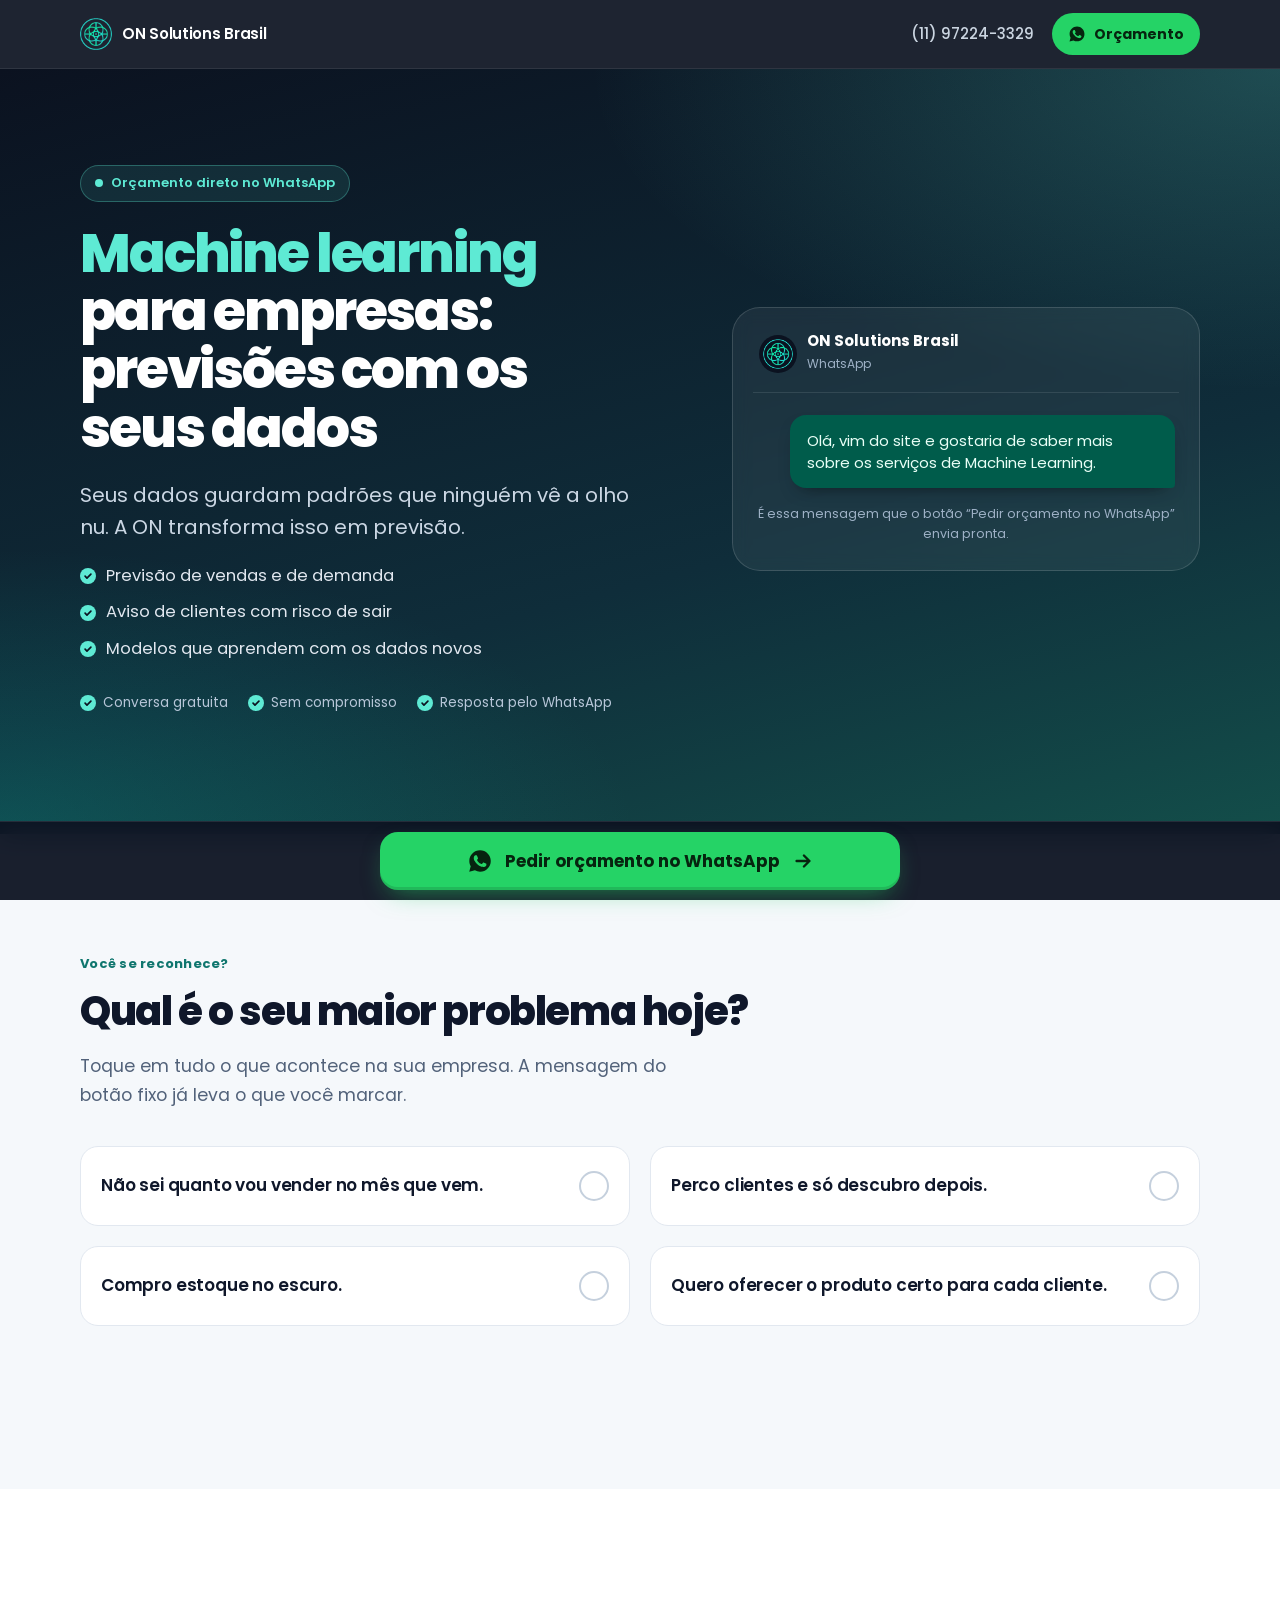
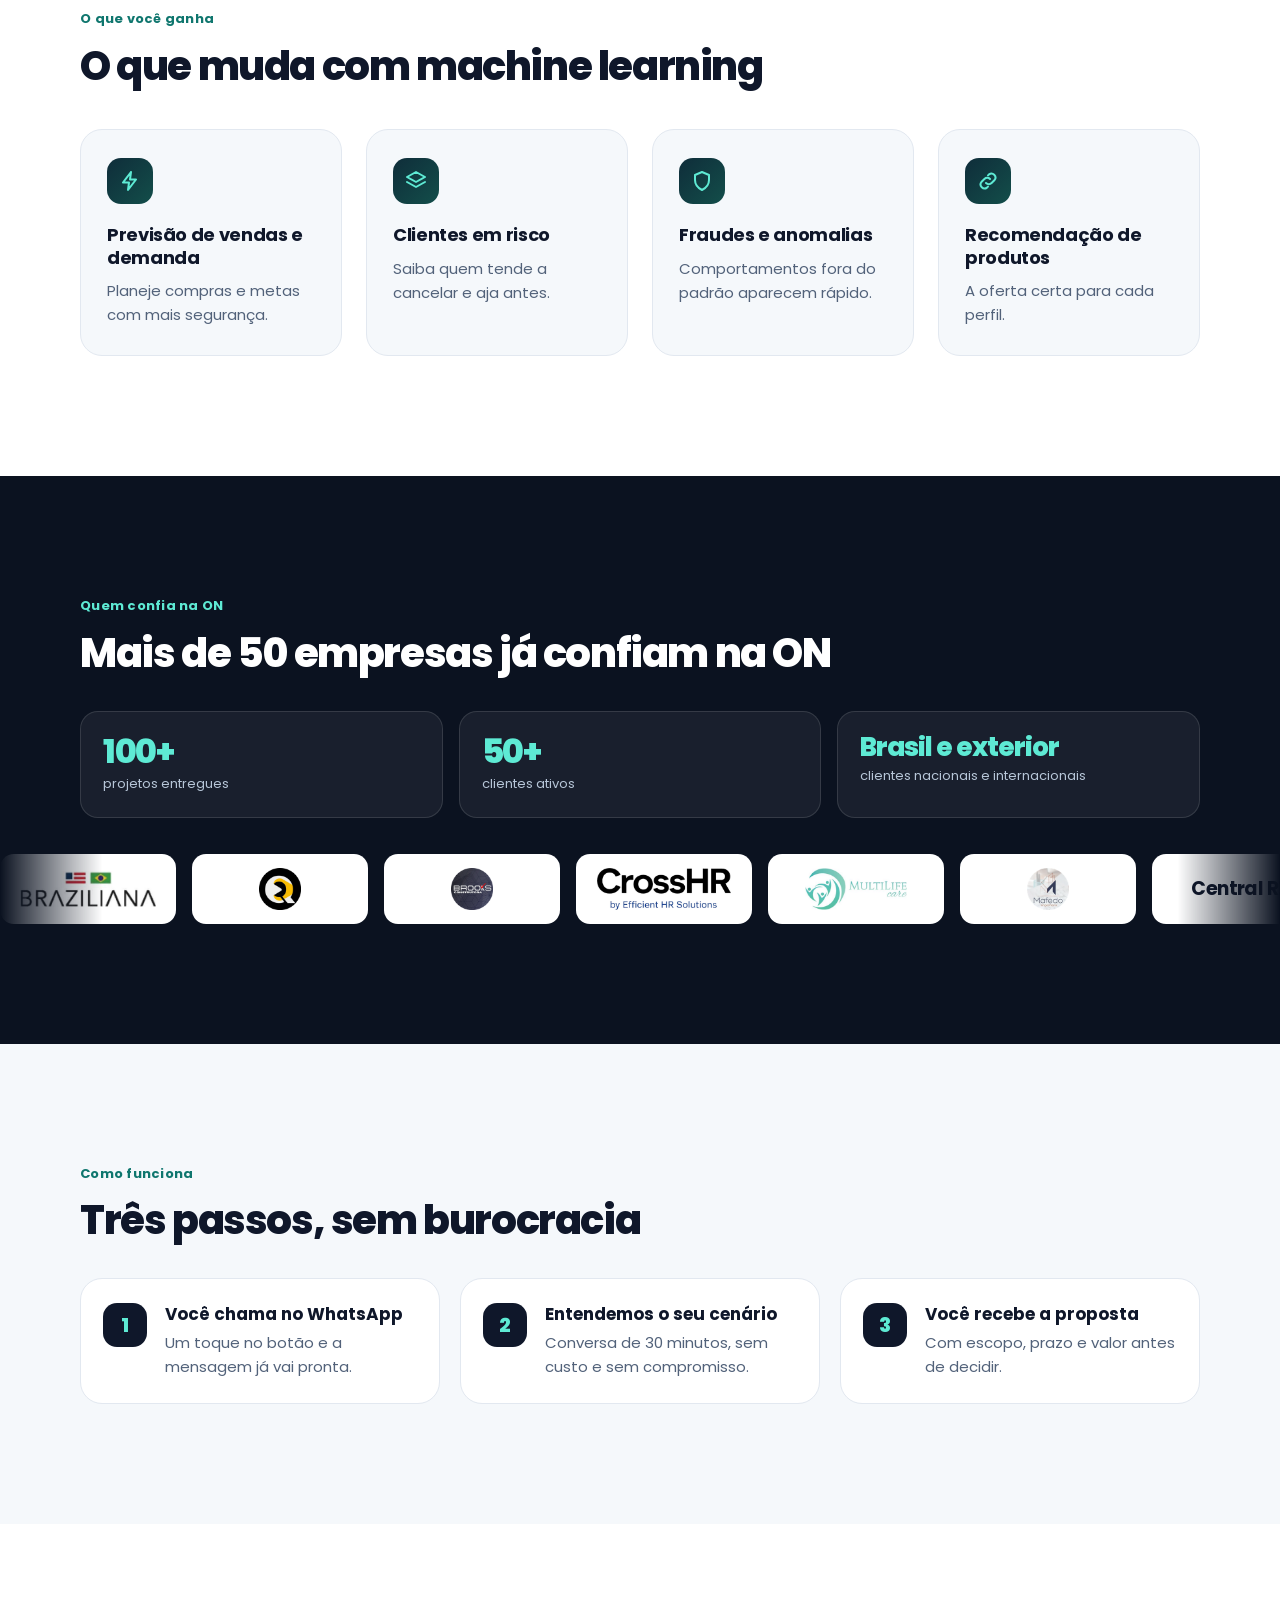
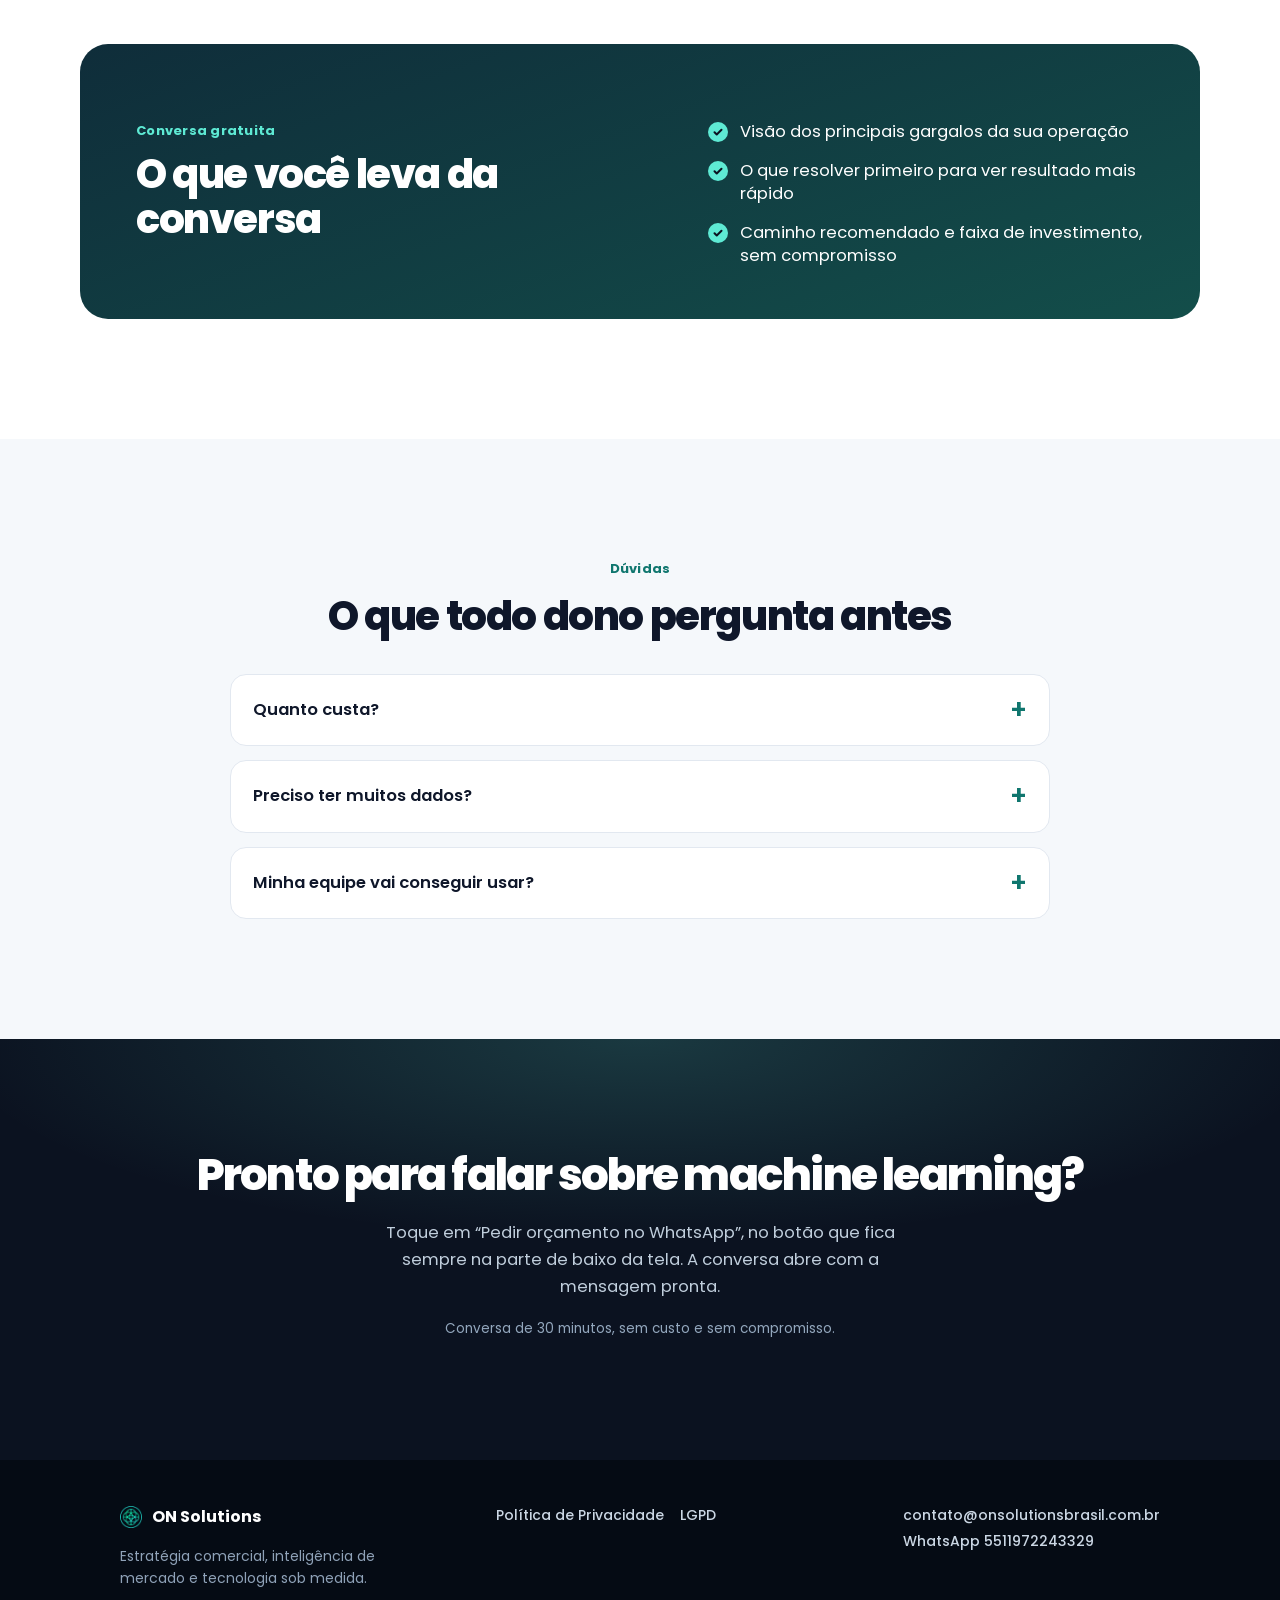
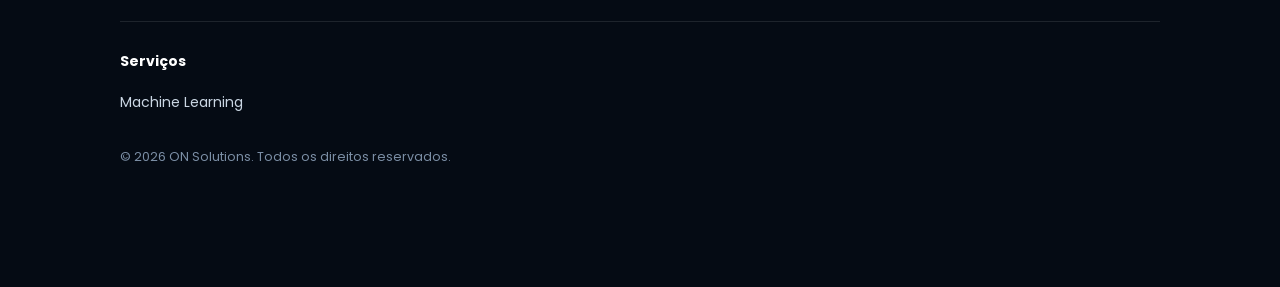
<file: index.html>
<!DOCTYPE html>
<html lang="pt-BR">
<head>
<meta charset="UTF-8">
<meta name="viewport" content="width=device-width, initial-scale=1, viewport-fit=cover">
<meta name="theme-color" content="#0B1220">
<title>Machine Learning Para Empresas | ON Solutions Brasil</title>
<meta name="description" content="Seus dados guardam padrões que ninguém vê a olho nu. A ON transforma isso em previsão.">
<meta name="robots" content="noindex,follow">
<link rel="canonical" href="https://onsolutionsbrasil.com.br/lp/machine-learning-para-empresas/">
<link rel="icon" type="image/png" sizes="64x64" href="assets/img/favicon.png">
<link rel="shortcut icon" type="image/png" href="assets/img/favicon.png">
<link rel="apple-touch-icon" href="assets/img/favicon.png">
<link rel="preconnect" href="https://fonts.googleapis.com">
<link rel="preconnect" href="https://fonts.gstatic.com" crossorigin>
<link href="https://fonts.googleapis.com/css2?family=Poppins:wght@400;500;600;700;800&display=swap" rel="stylesheet">
<link rel="stylesheet" href="css/styles.css">
<link rel="stylesheet" href="css/footer.css?v=1">
</head>
<body class="l2 has-sticky">
<header class="top"><div class="w top-in">
  <span class="brand"><img src="assets/img/on-logo.png" alt="" width="32" height="32"><span>ON Solutions<span class="br"> Brasil</span></span></span>
  <div class="top-r">
    <a class="top-phone" data-wa="Olá, vim do site e gostaria de saber mais sobre os serviços de Machine Learning." data-pos="topo-telefone" data-wa-main href="#">(11) 97224-3329</a>
    <a class="top-btn" data-wa="Olá, vim do site e gostaria de saber mais sobre os serviços de Machine Learning." data-pos="topo" data-wa-main href="#"><svg viewBox="0 0 24 24" aria-hidden="true"><path d="M12.04 2C6.58 2 2.13 6.45 2.13 11.91c0 1.75.46 3.45 1.32 4.95L2.05 22l5.25-1.38a9.9 9.9 0 0 0 4.74 1.21c5.46 0 9.91-4.45 9.91-9.91S17.5 2 12.04 2Zm5.8 14.1c-.25.69-1.45 1.32-2 1.37-.5.05-1.13.07-1.82-.11-.42-.13-.96-.31-1.65-.6-2.9-1.25-4.8-4.17-4.95-4.36-.14-.19-1.18-1.57-1.18-3s.75-2.13 1.02-2.42c.26-.29.57-.36.76-.36h.55c.18 0 .42-.07.65.5.25.58.83 2 .9 2.15.07.14.12.31.02.5-.09.19-.14.31-.28.48-.14.17-.3.37-.43.5-.14.14-.29.29-.12.58.17.29.74 1.22 1.59 1.97 1.09.97 2.01 1.27 2.3 1.41.29.14.46.12.63-.07.17-.19.72-.84.91-1.13.19-.29.38-.24.65-.14.26.1 1.67.79 1.96.93.29.14.48.22.55.34.07.12.07.7-.18 1.39Z"/></svg>Orçamento</a>
  </div>
</div></header>
<main class="view" data-kind="lp2" data-route="lp/machine-learning-para-empresas" data-service="Machine Learning" data-title="Machine Learning Para Empresas | ON Solutions Brasil">
<section class="hero">
  <div class="w hero-grid">
    <div>
      <span class="badge"><i></i>Orçamento direto no WhatsApp</span>
      <h1 class="h"><mark>Machine learning</mark> para empresas: previsões com os seus dados</h1>
      <p class="sub">Seus dados guardam padrões que ninguém vê a olho nu. A ON transforma isso em previsão.</p>
      <ul class="points"><li>Previsão de vendas e de demanda</li><li>Aviso de clientes com risco de sair</li><li>Modelos que aprendem com os dados novos</li></ul>
      <div class="trust"><span>Conversa gratuita</span><span>Sem compromisso</span><span>Resposta pelo WhatsApp</span></div>
    </div>
    <div class="chat">
      <div class="chat-head"><img src="assets/img/on-logo.png" alt="" width="38" height="38"><div><b>ON Solutions Brasil</b><small>WhatsApp</small></div></div>
      <div class="chat-body">
        <div class="bubble" data-bubble>Olá, vim do site e gostaria de saber mais sobre os serviços de Machine Learning.</div>
        <div class="chat-hint">É essa mensagem que o botão “Pedir orçamento no WhatsApp” envia pronta.</div>
      </div>
    </div>
  </div>
</section>
<section class="sec" id="dores">
  <div class="w">
    <div class="eyebrow">Você se reconhece?</div>
    <h2 class="t2">Qual é o seu maior problema hoje?</h2>
    <p class="lead2">Toque em tudo o que acontece na sua empresa. A mensagem do botão fixo já leva o que você marcar.</p>
    <div class="pains" role="group" aria-label="Seu maior desafio"><button type="button" class="pain" aria-pressed="false" data-q="Não sei quanto vou vender no mês que vem."><span class="qt">Não sei quanto vou vender no mês que vem.</span><span class="ck"><svg viewBox="0 0 24 24" aria-hidden="true"><path d="M5 12.5l4.5 4.5L19 7.5"/></svg></span></button><button type="button" class="pain" aria-pressed="false" data-q="Perco clientes e só descubro depois."><span class="qt">Perco clientes e só descubro depois.</span><span class="ck"><svg viewBox="0 0 24 24" aria-hidden="true"><path d="M5 12.5l4.5 4.5L19 7.5"/></svg></span></button><button type="button" class="pain" aria-pressed="false" data-q="Compro estoque no escuro."><span class="qt">Compro estoque no escuro.</span><span class="ck"><svg viewBox="0 0 24 24" aria-hidden="true"><path d="M5 12.5l4.5 4.5L19 7.5"/></svg></span></button><button type="button" class="pain" aria-pressed="false" data-q="Quero oferecer o produto certo para cada cliente."><span class="qt">Quero oferecer o produto certo para cada cliente.</span><span class="ck"><svg viewBox="0 0 24 24" aria-hidden="true"><path d="M5 12.5l4.5 4.5L19 7.5"/></svg></span></button></div>
    <p class="pains-hint" aria-live="polite" data-hint></p>
  </div>
</section>
<section class="sec sec-w" id="beneficios">
  <div class="w">
    <div class="eyebrow">O que você ganha</div>
    <h2 class="t2">O que muda com machine learning</h2>
    <div class="bens"><div class="ben"><div class="bi"><svg viewBox="0 0 24 24" aria-hidden="true"><path d="M13 3L5 13.5h6L10 21l8-10.5h-6z"/></svg></div><h3>Previsão de vendas e demanda</h3><p>Planeje compras e metas com mais segurança.</p></div><div class="ben"><div class="bi"><svg viewBox="0 0 24 24" aria-hidden="true"><path d="M12 3l9 5-9 5-9-5z"/><path d="M3 13l9 5 9-5"/></svg></div><h3>Clientes em risco</h3><p>Saiba quem tende a cancelar e aja antes.</p></div><div class="ben"><div class="bi"><svg viewBox="0 0 24 24" aria-hidden="true"><path d="M12 3l7 3v5c0 4.5-3 8-7 10-4-2-7-5.5-7-10V6z"/></svg></div><h3>Fraudes e anomalias</h3><p>Comportamentos fora do padrão aparecem rápido.</p></div><div class="ben"><div class="bi"><svg viewBox="0 0 24 24" aria-hidden="true"><path d="M10 14a4 4 0 005.6 0l3-3a4 4 0 00-5.6-5.6l-1 1"/><path d="M14 10a4 4 0 00-5.6 0l-3 3a4 4 0 005.6 5.6l1-1"/></svg></div><h3>Recomendação de produtos</h3><p>A oferta certa para cada perfil.</p></div></div>
  </div>
</section>
<section class="sec proof" id="clientes">
  <div class="w">
    <div class="eyebrow">Quem confia na ON</div>
    <h2 class="t2">Mais de 50 empresas já confiam na ON</h2>
    <div class="stats">
      <div class="stat"><b>100+</b><span>projetos entregues</span></div>
      <div class="stat"><b>50+</b><span>clientes ativos</span></div>
      <div class="stat wide"><b>Brasil e exterior</b><span>clientes nacionais e internacionais</span></div>
    </div>
  </div>
  <div class="marq marquee" data-marquee aria-label="Clientes da ON Solutions"><div class="track" data-track>
    <div class="chip"><img src="assets/img/clientes/braziliana.png" alt="Logo Braziliana" decoding="async"></div>
    <div class="chip"><img src="assets/img/clientes/quatri-automacao.png" alt="Logo Quatri Automação" decoding="async"></div>
    <div class="chip"><img src="assets/img/clientes/brooks-construtora.png" alt="Logo Brooks Construtora" decoding="async"></div>
    <div class="chip"><img src="assets/img/clientes/crosshr.png" alt="Logo CrossHR" decoding="async"></div>
    <div class="chip"><img src="assets/img/clientes/multilife-care.png" alt="Logo MultiLife Care" decoding="async"></div>
    <div class="chip"><img src="assets/img/clientes/mafedo-engenharia.png" alt="Logo Mafedo Engenharia" decoding="async"></div>
    <div class="chip"><span class="wm">Central RZ</span></div>
  </div></div>
</section>
<section class="sec" id="como-funciona">
  <div class="w">
    <div class="eyebrow">Como funciona</div>
    <h2 class="t2">Três passos, sem burocracia</h2>
    <div class="steps2"><div class="st"><div class="n">1</div><div><b>Você chama no WhatsApp</b><p>Um toque no botão e a mensagem já vai pronta.</p></div></div><div class="st"><div class="n">2</div><div><b>Entendemos o seu cenário</b><p>Conversa de 30 minutos, sem custo e sem compromisso.</p></div></div><div class="st"><div class="n">3</div><div><b>Você recebe a proposta</b><p>Com escopo, prazo e valor antes de decidir.</p></div></div></div>
  </div>
</section>
<section class="sec sec-w" id="oferta">
  <div class="w">
    <div class="offer">
      <div>
        <div class="eyebrow offer-eyebrow">Conversa gratuita</div>
        <h2 class="t2">O que você leva da conversa</h2>
      </div>
      <ul>
        <li>Visão dos principais gargalos da sua operação</li>
        <li>O que resolver primeiro para ver resultado mais rápido</li>
        <li>Caminho recomendado e faixa de investimento, sem compromisso</li>
      </ul>
    </div>
  </div>
</section>
<section class="sec" id="duvidas">
  <div class="w">
    <div class="eyebrow">Dúvidas</div>
    <h2 class="t2">O que todo dono pergunta antes</h2>
    <div class="faq"><details><summary>Quanto custa?</summary><p>Depende do que a sua empresa precisa. Na conversa gratuita entendemos o seu cenário e você recebe uma proposta com escopo, prazo e valor antes de decidir.</p></details><details><summary>Preciso ter muitos dados?</summary><p>Precisamos de histórico para começar. Na conversa avaliamos se o que você tem já é suficiente.</p></details><details><summary>Minha equipe vai conseguir usar?</summary><p>A solução é desenhada em cima da rotina que sua equipe já tem, e não o contrário. Treinamos o time e acompanhamos o início de uso até todo mundo estar seguro.</p></details></div>
  </div>
</section>
<section class="final" id="conversa">
  <div class="w">
    <h2 class="h2 final-t">Pronto para falar sobre machine learning?</h2>
    <p class="lead3">Toque em “Pedir orçamento no WhatsApp”, no botão que fica sempre na parte de baixo da tela. A conversa abre com a mensagem pronta.</p>
    <p class="note">Conversa de 30 minutos, sem custo e sem compromisso.</p>
  </div>
</section>
</main>
<footer class="lfoot"><div class="lfoot-in">
  <div class="lfoot-top">
    <div class="lfoot-brand">
      <a class="lfoot-logo" href="index.html"><img src="assets/img/on-logo.png" alt="" width="22" height="22"><span>ON Solutions</span></a>
      <p>Estratégia comercial, inteligência de mercado e tecnologia sob medida.</p>
    </div>
    <nav class="lfoot-links" aria-label="Links do rodapé"><a href="politica-de-privacidade.html">Política de Privacidade</a><a href="lgpd.html">LGPD</a></nav>
    <div class="lfoot-contact"><a href="mailto:contato@onsolutionsbrasil.com.br">contato@onsolutionsbrasil.com.br</a><a href="https://wa.me/5511972243329" target="_blank" rel="noopener">WhatsApp 5511972243329</a></div>
  </div>
  <div class="lfoot-serv">
    <h2>Serviços</h2>
    <ul><li><a href="index.html">Machine Learning</a></li></ul>
  </div>
  <p class="lfoot-copy">© 2026 ON Solutions. Todos os direitos reservados.</p>
</div></footer>
<div class="sticky"><a class="cta" data-wa="Olá, vim do site e gostaria de saber mais sobre os serviços de Machine Learning." data-pos="barra-fixa" data-wa-main href="#"><svg viewBox="0 0 24 24" aria-hidden="true"><path d="M12.04 2C6.58 2 2.13 6.45 2.13 11.91c0 1.75.46 3.45 1.32 4.95L2.05 22l5.25-1.38a9.9 9.9 0 0 0 4.74 1.21c5.46 0 9.91-4.45 9.91-9.91S17.5 2 12.04 2Zm5.8 14.1c-.25.69-1.45 1.32-2 1.37-.5.05-1.13.07-1.82-.11-.42-.13-.96-.31-1.65-.6-2.9-1.25-4.8-4.17-4.95-4.36-.14-.19-1.18-1.57-1.18-3s.75-2.13 1.02-2.42c.26-.29.57-.36.76-.36h.55c.18 0 .42-.07.65.5.25.58.83 2 .9 2.15.07.14.12.31.02.5-.09.19-.14.31-.28.48-.14.17-.3.37-.43.5-.14.14-.29.29-.12.58.17.29.74 1.22 1.59 1.97 1.09.97 2.01 1.27 2.3 1.41.29.14.46.12.63-.07.17-.19.72-.84.91-1.13.19-.29.38-.24.65-.14.26.1 1.67.79 1.96.93.29.14.48.22.55.34.07.12.07.7-.18 1.39Z"/></svg><span>Pedir orçamento no WhatsApp</span><svg class="arr" viewBox="0 0 24 24" aria-hidden="true"><path d="M5 12h14M13 6l6 6-6 6"/></svg></a></div>
<script src="js/main.js"></script>
</body>
</html>
</file>
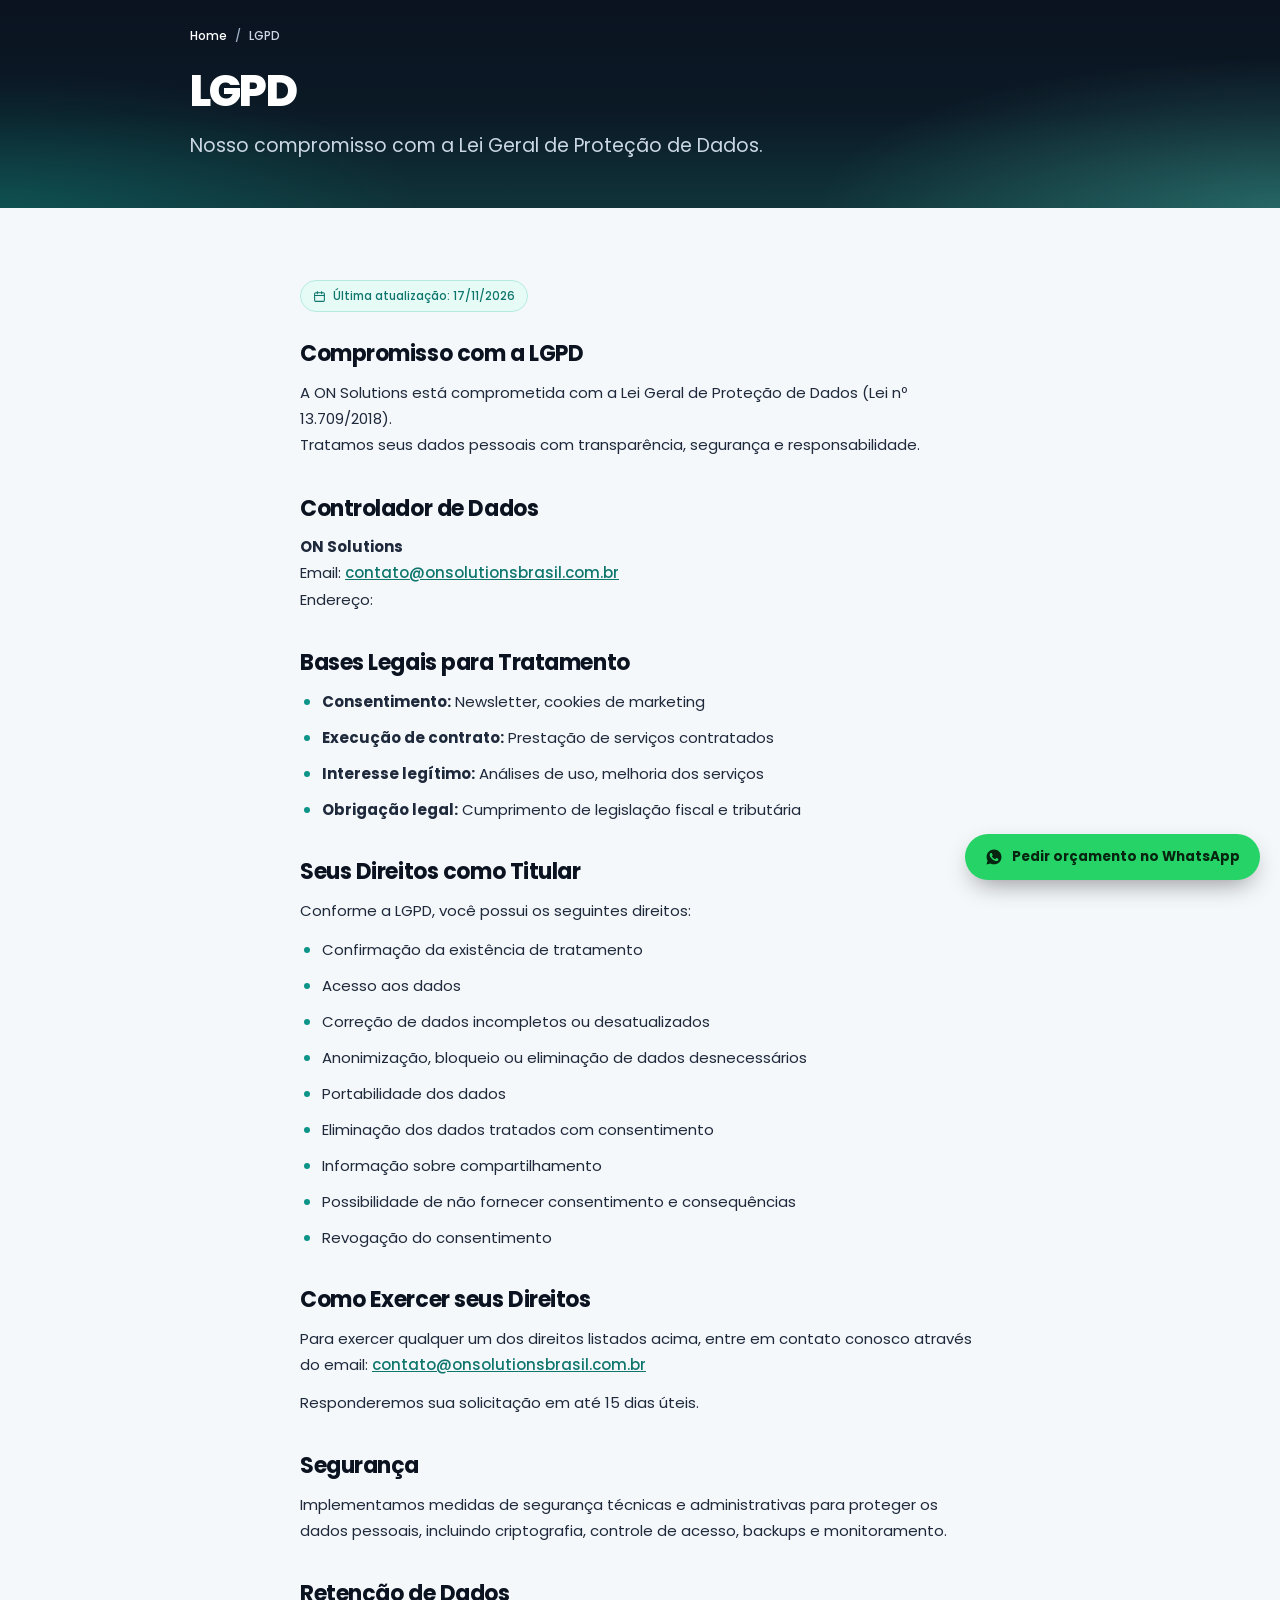
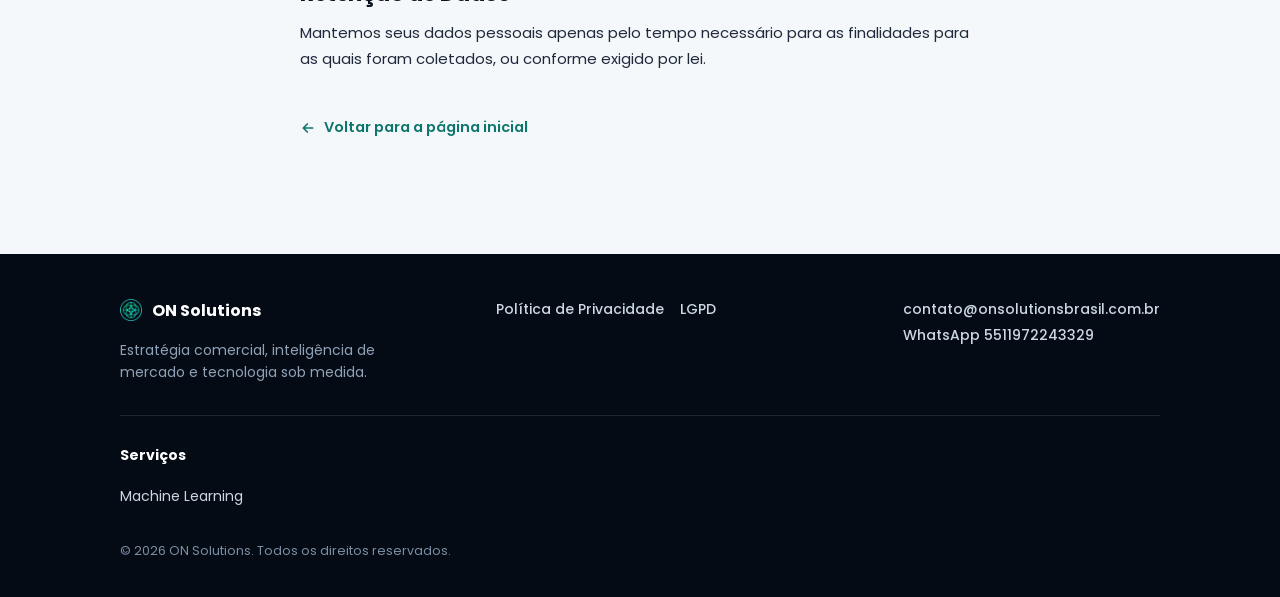
<file: lgpd.html>
<!DOCTYPE html>
<html lang="pt-BR">
<head>
<meta charset="UTF-8">
<meta name="viewport" content="width=device-width, initial-scale=1, viewport-fit=cover">
<meta name="theme-color" content="#0B1220">
<title>LGPD e proteção de dados | ON Solutions Brasil</title>
<meta name="description" content="Compromisso da ON Solutions com a Lei Geral de Proteção de Dados (Lei nº 13.709/2018).">
<meta name="robots" content="noindex,follow">
<link rel="icon" type="image/png" sizes="64x64" href="assets/img/favicon.png">
<link rel="apple-touch-icon" href="assets/img/favicon.png">
<link rel="preconnect" href="https://fonts.googleapis.com">
<link rel="preconnect" href="https://fonts.gstatic.com" crossorigin>
<link href="https://fonts.googleapis.com/css2?family=Poppins:wght@400;500;600;700;800&display=swap" rel="stylesheet">
<link rel="stylesheet" href="css/styles.css">
<link rel="stylesheet" href="css/footer.css?v=1">
<link rel="stylesheet" href="css/legal.css?v=4">
</head>
<body class="l2">
<main>
<section class="legal-hero"><div class="legal-hero-in">
  <nav class="crumbs" aria-label="Você está em"><a href="index.html">Home</a><span aria-hidden="true">/</span><span aria-current="page">LGPD</span></nav>
  <h1>LGPD</h1>
  <p>Nosso compromisso com a Lei Geral de Proteção de Dados.</p>
</div></section>
<section class="legal"><div class="legal-in">
  <span class="upd"><svg viewBox="0 0 24 24" aria-hidden="true"><rect x="3" y="5" width="18" height="16" rx="2"/><path d="M3 10h18M8 3v4M16 3v4"/></svg>Última atualização: 17/11/2026</span>
  <h2>Compromisso com a LGPD</h2>
  <p>A ON Solutions está comprometida com a Lei Geral de Proteção de Dados (Lei nº 13.709/2018).<br>Tratamos seus dados pessoais com transparência, segurança e responsabilidade.</p>
  <h2>Controlador de Dados</h2>
  <p><strong>ON Solutions</strong><br>Email: <a href="mailto:contato@onsolutionsbrasil.com.br">contato@onsolutionsbrasil.com.br</a><br>Endereço:</p>
  <h2>Bases Legais para Tratamento</h2>
  <ul>
    <li><strong>Consentimento:</strong> Newsletter, cookies de marketing</li>
    <li><strong>Execução de contrato:</strong> Prestação de serviços contratados</li>
    <li><strong>Interesse legítimo:</strong> Análises de uso, melhoria dos serviços</li>
    <li><strong>Obrigação legal:</strong> Cumprimento de legislação fiscal e tributária</li>
  </ul>
  <h2>Seus Direitos como Titular</h2>
  <p>Conforme a LGPD, você possui os seguintes direitos:</p>
  <ul>
    <li>Confirmação da existência de tratamento</li>
    <li>Acesso aos dados</li>
    <li>Correção de dados incompletos ou desatualizados</li>
    <li>Anonimização, bloqueio ou eliminação de dados desnecessários</li>
    <li>Portabilidade dos dados</li>
    <li>Eliminação dos dados tratados com consentimento</li>
    <li>Informação sobre compartilhamento</li>
    <li>Possibilidade de não fornecer consentimento e consequências</li>
    <li>Revogação do consentimento</li>
  </ul>
  <h2>Como Exercer seus Direitos</h2>
  <p>Para exercer qualquer um dos direitos listados acima, entre em contato conosco através do email: <a href="mailto:contato@onsolutionsbrasil.com.br">contato@onsolutionsbrasil.com.br</a></p>
  <p>Responderemos sua solicitação em até 15 dias úteis.</p>
  <h2>Segurança</h2>
  <p>Implementamos medidas de segurança técnicas e administrativas para proteger os dados pessoais, incluindo criptografia, controle de acesso, backups e monitoramento.</p>
  <h2>Retenção de Dados</h2>
  <p>Mantemos seus dados pessoais apenas pelo tempo necessário para as finalidades para as quais foram coletados, ou conforme exigido por lei.</p>
  <div class="legal-back"><a href="index.html"><svg viewBox="0 0 24 24" aria-hidden="true"><path d="M19 12H5M11 6l-6 6 6 6"/></svg>Voltar para a página inicial</a></div>
</div></section>
</main>
<footer class="lfoot"><div class="lfoot-in">
  <div class="lfoot-top">
    <div class="lfoot-brand">
      <a class="lfoot-logo" href="index.html"><img src="assets/img/on-logo.png" alt="" width="22" height="22"><span>ON Solutions</span></a>
      <p>Estratégia comercial, inteligência de mercado e tecnologia sob medida.</p>
    </div>
    <nav class="lfoot-links" aria-label="Links do rodapé"><a href="politica-de-privacidade.html">Política de Privacidade</a><a href="lgpd.html">LGPD</a></nav>
    <div class="lfoot-contact"><a href="mailto:contato@onsolutionsbrasil.com.br">contato@onsolutionsbrasil.com.br</a><a href="https://wa.me/5511972243329" target="_blank" rel="noopener">WhatsApp 5511972243329</a></div>
  </div>
  <div class="lfoot-serv">
    <h2>Serviços</h2>
    <ul><li><a href="index.html">Machine Learning</a></li></ul>
  </div>
  <p class="lfoot-copy">© 2026 ON Solutions. Todos os direitos reservados.</p>
</div></footer>
<a class="wa-float" href="https://wa.me/5511972243329?text=Ol%C3%A1%2C%20vim%20do%20site%20e%20gostaria%20de%20saber%20mais%20sobre%20os%20servi%C3%A7os%20da%20ON%20Solutions." target="_blank" rel="noopener"><svg viewBox="0 0 24 24" aria-hidden="true"><path d="M12.04 2C6.58 2 2.13 6.45 2.13 11.91c0 1.75.46 3.45 1.32 4.95L2.05 22l5.25-1.38a9.9 9.9 0 0 0 4.74 1.21c5.46 0 9.91-4.45 9.91-9.91S17.5 2 12.04 2Zm5.8 14.1c-.25.69-1.45 1.32-2 1.37-.5.05-1.13.07-1.82-.11-.42-.13-.96-.31-1.65-.6-2.9-1.25-4.8-4.17-4.95-4.36-.14-.19-1.18-1.57-1.18-3s.75-2.13 1.02-2.42c.26-.29.57-.36.76-.36h.55c.18 0 .42-.07.65.5.25.58.83 2 .9 2.15.07.14.12.31.02.5-.09.19-.14.31-.28.48-.14.17-.3.37-.43.5-.14.14-.29.29-.12.58.17.29.74 1.22 1.59 1.97 1.09.97 2.01 1.27 2.3 1.41.29.14.46.12.63-.07.17-.19.72-.84.91-1.13.19-.29.38-.24.65-.14.26.1 1.67.79 1.96.93.29.14.48.22.55.34.07.12.07.7-.18 1.39Z"/></svg>Pedir orçamento no WhatsApp</a>
</body>
</html>
</file>
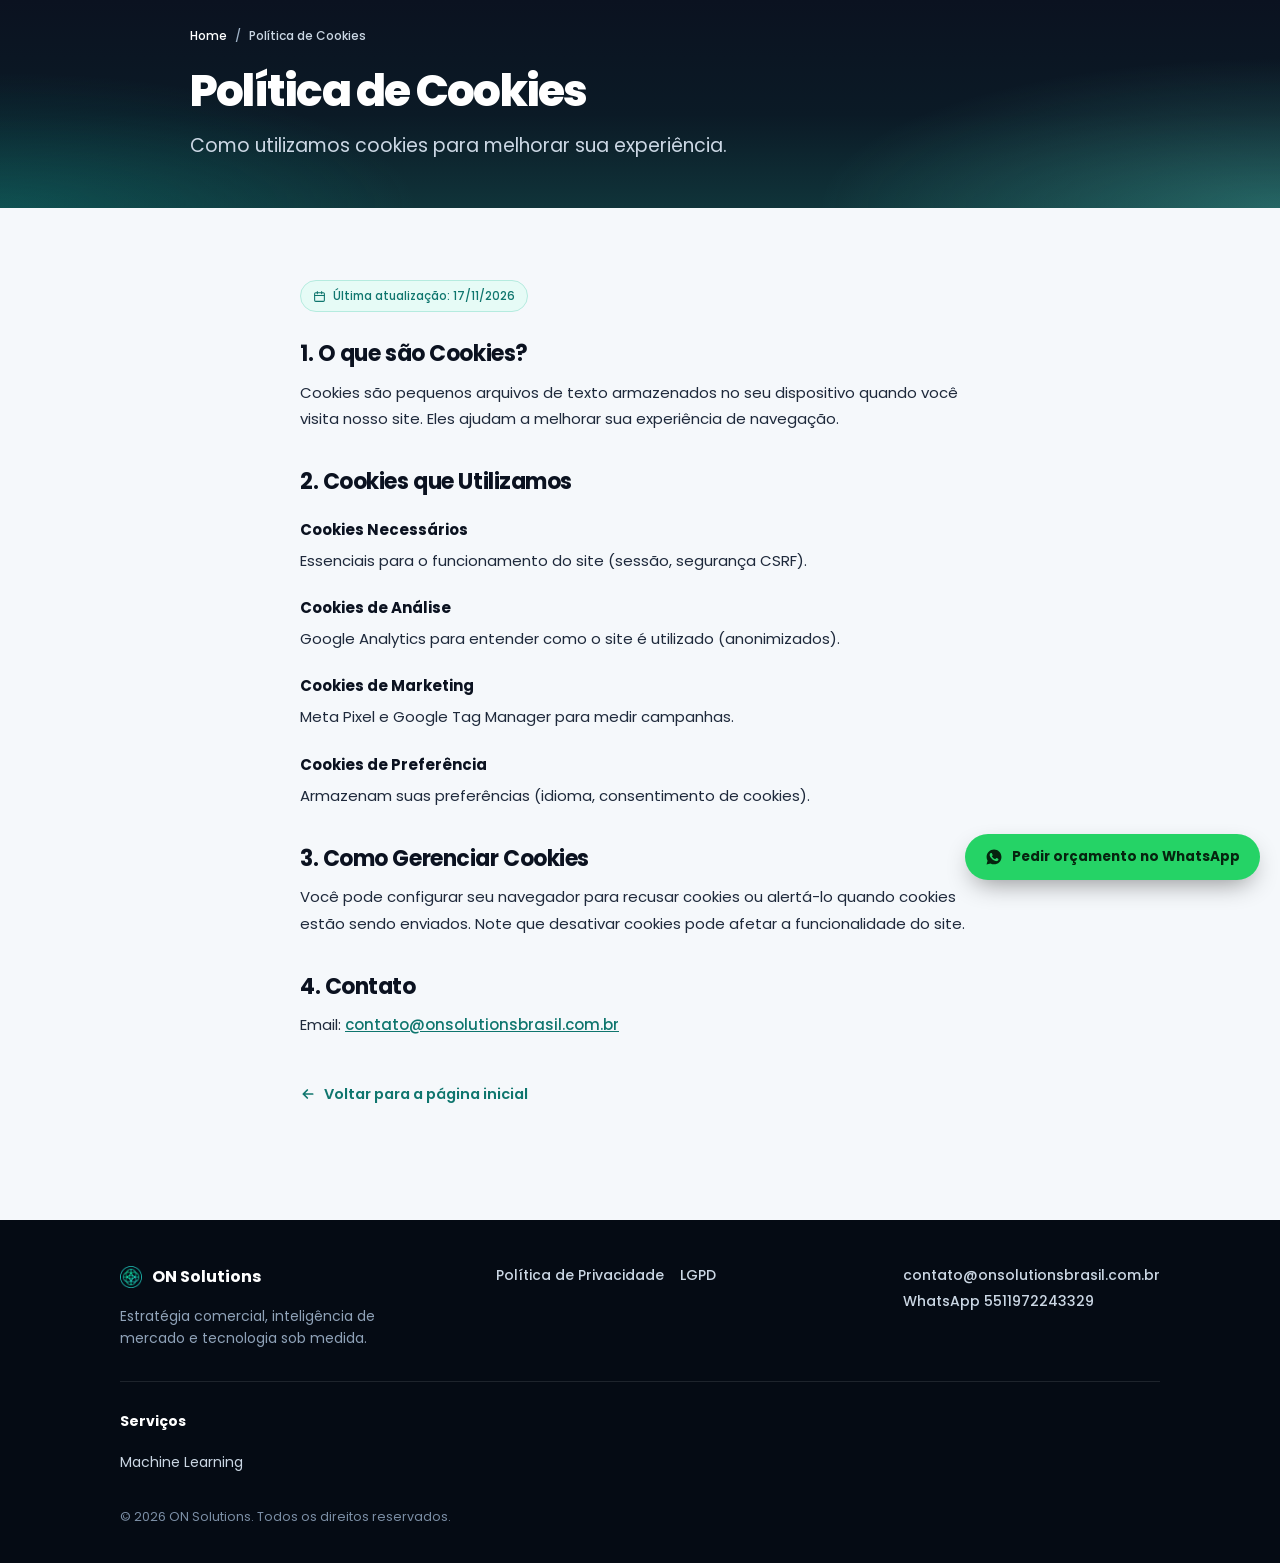
<file: politica-de-cookies.html>
<!DOCTYPE html>
<html lang="pt-BR">
<head>
<meta charset="UTF-8">
<meta name="viewport" content="width=device-width, initial-scale=1, viewport-fit=cover">
<meta name="theme-color" content="#0B1220">
<title>Política de Cookies | ON Solutions Brasil</title>
<meta name="description" content="Como utilizamos cookies para melhorar sua experiência.">
<meta name="robots" content="noindex,follow">
<link rel="icon" type="image/png" sizes="64x64" href="assets/img/favicon.png">
<link rel="apple-touch-icon" href="assets/img/favicon.png">
<link rel="preconnect" href="https://fonts.googleapis.com">
<link rel="preconnect" href="https://fonts.gstatic.com" crossorigin>
<link href="https://fonts.googleapis.com/css2?family=Poppins:wght@400;500;600;700;800&display=swap" rel="stylesheet">
<link rel="stylesheet" href="css/styles.css">
<link rel="stylesheet" href="css/footer.css?v=1">
<link rel="stylesheet" href="css/legal.css?v=4">
</head>
<body class="l2">
<main>
<section class="legal-hero"><div class="legal-hero-in">
  <nav class="crumbs" aria-label="Você está em"><a href="index.html">Home</a><span aria-hidden="true">/</span><span aria-current="page">Política de Cookies</span></nav>
  <h1>Política de Cookies</h1>
  <p>Como utilizamos cookies para melhorar sua experiência.</p>
</div></section>
<section class="legal"><div class="legal-in">
  <span class="upd"><svg viewBox="0 0 24 24" aria-hidden="true"><rect x="3" y="5" width="18" height="16" rx="2"/><path d="M3 10h18M8 3v4M16 3v4"/></svg>Última atualização: 17/11/2026</span>
  <h2>1. O que são Cookies?</h2>
  <p>Cookies são pequenos arquivos de texto armazenados no seu dispositivo quando você visita nosso site. Eles ajudam a melhorar sua experiência de navegação.</p>
  <h2>2. Cookies que Utilizamos</h2>
  <h3>Cookies Necessários</h3>
  <p>Essenciais para o funcionamento do site (sessão, segurança CSRF).</p>
  <h3>Cookies de Análise</h3>
  <p>Google Analytics para entender como o site é utilizado (anonimizados).</p>
  <h3>Cookies de Marketing</h3>
  <p>Meta Pixel e Google Tag Manager para medir campanhas.</p>
  <h3>Cookies de Preferência</h3>
  <p>Armazenam suas preferências (idioma, consentimento de cookies).</p>
  <h2>3. Como Gerenciar Cookies</h2>
  <p>Você pode configurar seu navegador para recusar cookies ou alertá-lo quando cookies estão sendo enviados. Note que desativar cookies pode afetar a funcionalidade do site.</p>
  <h2>4. Contato</h2>
  <p>Email: <a href="mailto:contato@onsolutionsbrasil.com.br">contato@onsolutionsbrasil.com.br</a></p>
  <div class="legal-back"><a href="index.html"><svg viewBox="0 0 24 24" aria-hidden="true"><path d="M19 12H5M11 6l-6 6 6 6"/></svg>Voltar para a página inicial</a></div>
</div></section>
</main>
<footer class="lfoot"><div class="lfoot-in">
  <div class="lfoot-top">
    <div class="lfoot-brand">
      <a class="lfoot-logo" href="index.html"><img src="assets/img/on-logo.png" alt="" width="22" height="22"><span>ON Solutions</span></a>
      <p>Estratégia comercial, inteligência de mercado e tecnologia sob medida.</p>
    </div>
    <nav class="lfoot-links" aria-label="Links do rodapé"><a href="politica-de-privacidade.html">Política de Privacidade</a><a href="lgpd.html">LGPD</a></nav>
    <div class="lfoot-contact"><a href="mailto:contato@onsolutionsbrasil.com.br">contato@onsolutionsbrasil.com.br</a><a href="https://wa.me/5511972243329" target="_blank" rel="noopener">WhatsApp 5511972243329</a></div>
  </div>
  <div class="lfoot-serv">
    <h2>Serviços</h2>
    <ul><li><a href="index.html">Machine Learning</a></li></ul>
  </div>
  <p class="lfoot-copy">© 2026 ON Solutions. Todos os direitos reservados.</p>
</div></footer>
<a class="wa-float" href="https://wa.me/5511972243329?text=Ol%C3%A1%2C%20vim%20do%20site%20e%20gostaria%20de%20saber%20mais%20sobre%20os%20servi%C3%A7os%20da%20ON%20Solutions." target="_blank" rel="noopener"><svg viewBox="0 0 24 24" aria-hidden="true"><path d="M12.04 2C6.58 2 2.13 6.45 2.13 11.91c0 1.75.46 3.45 1.32 4.95L2.05 22l5.25-1.38a9.9 9.9 0 0 0 4.74 1.21c5.46 0 9.91-4.45 9.91-9.91S17.5 2 12.04 2Zm5.8 14.1c-.25.69-1.45 1.32-2 1.37-.5.05-1.13.07-1.82-.11-.42-.13-.96-.31-1.65-.6-2.9-1.25-4.8-4.17-4.95-4.36-.14-.19-1.18-1.57-1.18-3s.75-2.13 1.02-2.42c.26-.29.57-.36.76-.36h.55c.18 0 .42-.07.65.5.25.58.83 2 .9 2.15.07.14.12.31.02.5-.09.19-.14.31-.28.48-.14.17-.3.37-.43.5-.14.14-.29.29-.12.58.17.29.74 1.22 1.59 1.97 1.09.97 2.01 1.27 2.3 1.41.29.14.46.12.63-.07.17-.19.72-.84.91-1.13.19-.29.38-.24.65-.14.26.1 1.67.79 1.96.93.29.14.48.22.55.34.07.12.07.7-.18 1.39Z"/></svg>Pedir orçamento no WhatsApp</a>
</body>
</html>
</file>
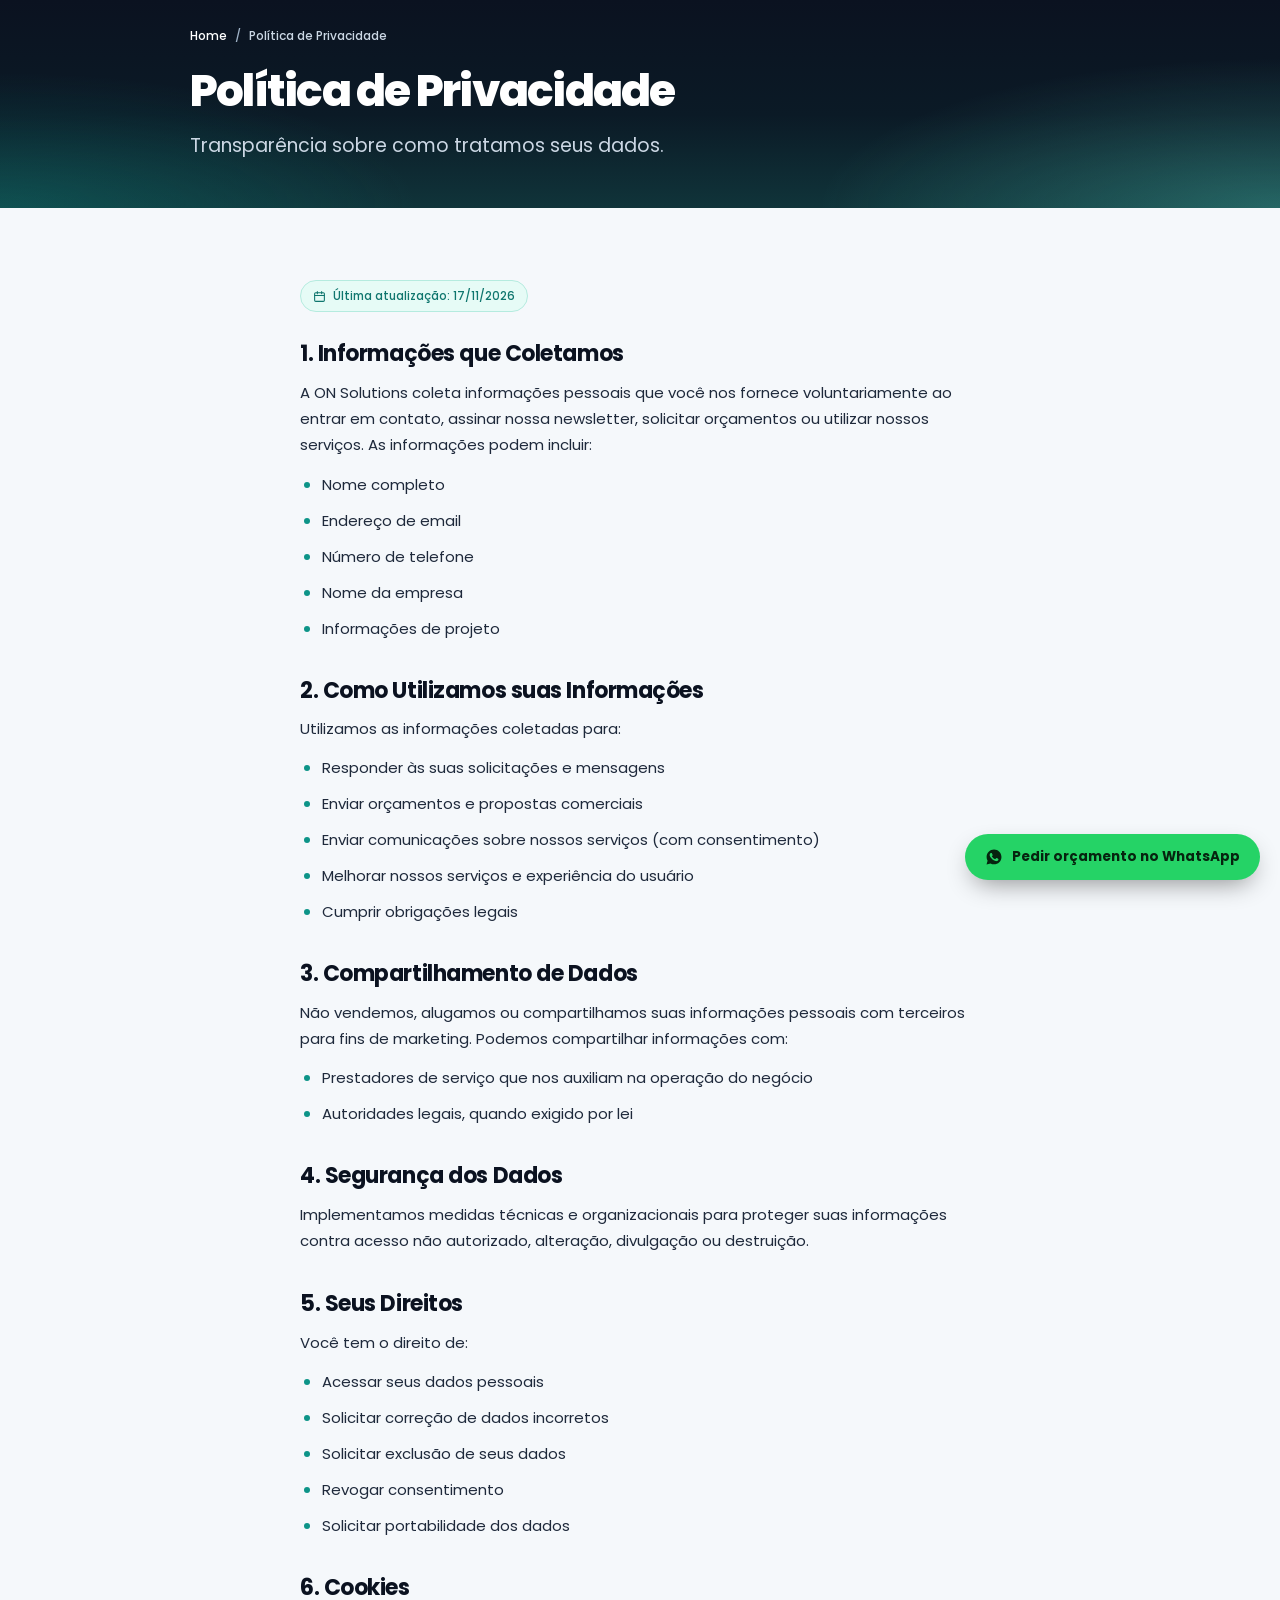
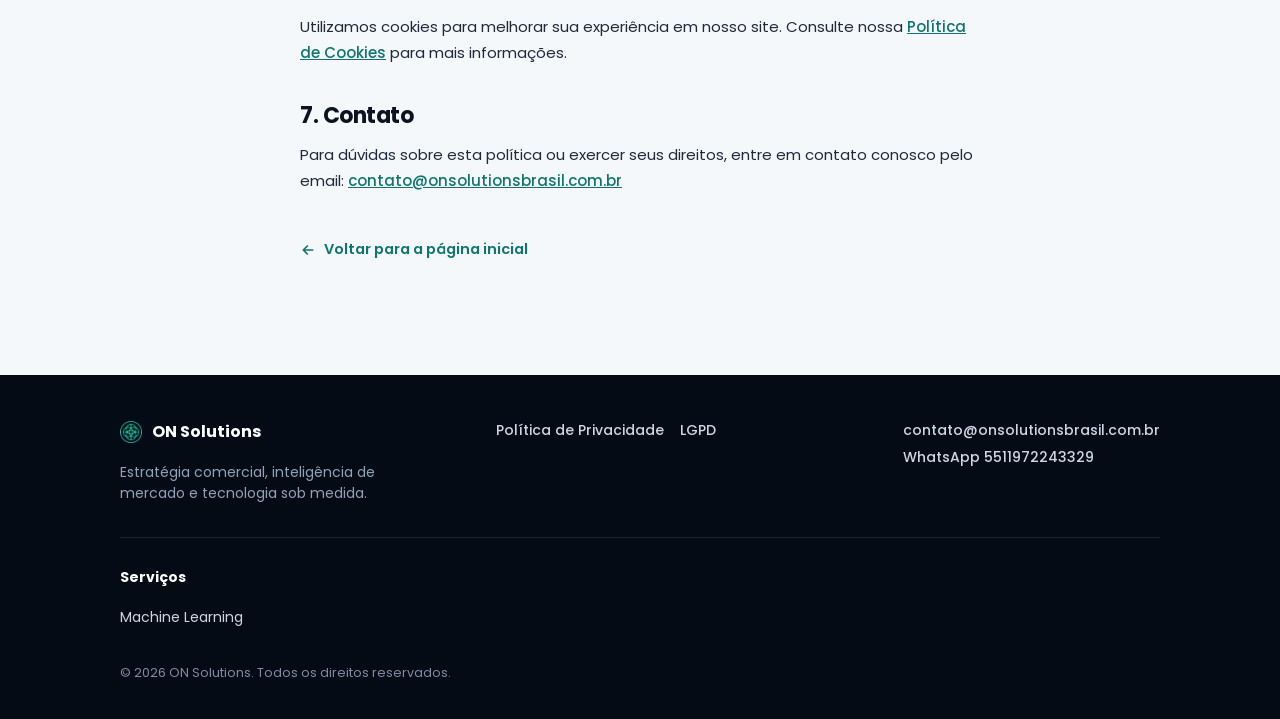
<file: politica-de-privacidade.html>
<!DOCTYPE html>
<html lang="pt-BR">
<head>
<meta charset="UTF-8">
<meta name="viewport" content="width=device-width, initial-scale=1, viewport-fit=cover">
<meta name="theme-color" content="#0B1220">
<title>Política de Privacidade | ON Solutions Brasil</title>
<meta name="description" content="Transparência sobre como tratamos seus dados.">
<meta name="robots" content="noindex,follow">
<link rel="icon" type="image/png" sizes="64x64" href="assets/img/favicon.png">
<link rel="apple-touch-icon" href="assets/img/favicon.png">
<link rel="preconnect" href="https://fonts.googleapis.com">
<link rel="preconnect" href="https://fonts.gstatic.com" crossorigin>
<link href="https://fonts.googleapis.com/css2?family=Poppins:wght@400;500;600;700;800&display=swap" rel="stylesheet">
<link rel="stylesheet" href="css/styles.css">
<link rel="stylesheet" href="css/footer.css?v=1">
<link rel="stylesheet" href="css/legal.css?v=4">
</head>
<body class="l2">
<main>
<section class="legal-hero"><div class="legal-hero-in">
  <nav class="crumbs" aria-label="Você está em"><a href="index.html">Home</a><span aria-hidden="true">/</span><span aria-current="page">Política de Privacidade</span></nav>
  <h1>Política de Privacidade</h1>
  <p>Transparência sobre como tratamos seus dados.</p>
</div></section>
<section class="legal"><div class="legal-in">
  <span class="upd"><svg viewBox="0 0 24 24" aria-hidden="true"><rect x="3" y="5" width="18" height="16" rx="2"/><path d="M3 10h18M8 3v4M16 3v4"/></svg>Última atualização: 17/11/2026</span>
  <h2>1. Informações que Coletamos</h2>
  <p>A ON Solutions coleta informações pessoais que você nos fornece voluntariamente ao entrar em contato, assinar nossa newsletter, solicitar orçamentos ou utilizar nossos serviços. As informações podem incluir:</p>
  <ul><li>Nome completo</li><li>Endereço de email</li><li>Número de telefone</li><li>Nome da empresa</li><li>Informações de projeto</li></ul>
  <h2>2. Como Utilizamos suas Informações</h2>
  <p>Utilizamos as informações coletadas para:</p>
  <ul><li>Responder às suas solicitações e mensagens</li><li>Enviar orçamentos e propostas comerciais</li><li>Enviar comunicações sobre nossos serviços (com consentimento)</li><li>Melhorar nossos serviços e experiência do usuário</li><li>Cumprir obrigações legais</li></ul>
  <h2>3. Compartilhamento de Dados</h2>
  <p>Não vendemos, alugamos ou compartilhamos suas informações pessoais com terceiros para fins de marketing. Podemos compartilhar informações com:</p>
  <ul><li>Prestadores de serviço que nos auxiliam na operação do negócio</li><li>Autoridades legais, quando exigido por lei</li></ul>
  <h2>4. Segurança dos Dados</h2>
  <p>Implementamos medidas técnicas e organizacionais para proteger suas informações contra acesso não autorizado, alteração, divulgação ou destruição.</p>
  <h2>5. Seus Direitos</h2>
  <p>Você tem o direito de:</p>
  <ul><li>Acessar seus dados pessoais</li><li>Solicitar correção de dados incorretos</li><li>Solicitar exclusão de seus dados</li><li>Revogar consentimento</li><li>Solicitar portabilidade dos dados</li></ul>
  <h2>6. Cookies</h2>
  <p>Utilizamos cookies para melhorar sua experiência em nosso site. Consulte nossa <a href="politica-de-cookies.html">Política de Cookies</a> para mais informações.</p>
  <h2>7. Contato</h2>
  <p>Para dúvidas sobre esta política ou exercer seus direitos, entre em contato conosco pelo email: <a href="mailto:contato@onsolutionsbrasil.com.br">contato@onsolutionsbrasil.com.br</a></p>
  <div class="legal-back"><a href="index.html"><svg viewBox="0 0 24 24" aria-hidden="true"><path d="M19 12H5M11 6l-6 6 6 6"/></svg>Voltar para a página inicial</a></div>
</div></section>
</main>
<footer class="lfoot"><div class="lfoot-in">
  <div class="lfoot-top">
    <div class="lfoot-brand">
      <a class="lfoot-logo" href="index.html"><img src="assets/img/on-logo.png" alt="" width="22" height="22"><span>ON Solutions</span></a>
      <p>Estratégia comercial, inteligência de mercado e tecnologia sob medida.</p>
    </div>
    <nav class="lfoot-links" aria-label="Links do rodapé"><a href="politica-de-privacidade.html">Política de Privacidade</a><a href="lgpd.html">LGPD</a></nav>
    <div class="lfoot-contact"><a href="mailto:contato@onsolutionsbrasil.com.br">contato@onsolutionsbrasil.com.br</a><a href="https://wa.me/5511972243329" target="_blank" rel="noopener">WhatsApp 5511972243329</a></div>
  </div>
  <div class="lfoot-serv">
    <h2>Serviços</h2>
    <ul><li><a href="index.html">Machine Learning</a></li></ul>
  </div>
  <p class="lfoot-copy">© 2026 ON Solutions. Todos os direitos reservados.</p>
</div></footer>
<a class="wa-float" href="https://wa.me/5511972243329?text=Ol%C3%A1%2C%20vim%20do%20site%20e%20gostaria%20de%20saber%20mais%20sobre%20os%20servi%C3%A7os%20da%20ON%20Solutions." target="_blank" rel="noopener"><svg viewBox="0 0 24 24" aria-hidden="true"><path d="M12.04 2C6.58 2 2.13 6.45 2.13 11.91c0 1.75.46 3.45 1.32 4.95L2.05 22l5.25-1.38a9.9 9.9 0 0 0 4.74 1.21c5.46 0 9.91-4.45 9.91-9.91S17.5 2 12.04 2Zm5.8 14.1c-.25.69-1.45 1.32-2 1.37-.5.05-1.13.07-1.82-.11-.42-.13-.96-.31-1.65-.6-2.9-1.25-4.8-4.17-4.95-4.36-.14-.19-1.18-1.57-1.18-3s.75-2.13 1.02-2.42c.26-.29.57-.36.76-.36h.55c.18 0 .42-.07.65.5.25.58.83 2 .9 2.15.07.14.12.31.02.5-.09.19-.14.31-.28.48-.14.17-.3.37-.43.5-.14.14-.29.29-.12.58.17.29.74 1.22 1.59 1.97 1.09.97 2.01 1.27 2.3 1.41.29.14.46.12.63-.07.17-.19.72-.84.91-1.13.19-.29.38-.24.65-.14.26.1 1.67.79 1.96.93.29.14.48.22.55.34.07.12.07.7-.18 1.39Z"/></svg>Pedir orçamento no WhatsApp</a>
</body>
</html>
</file>
<file: css/styles.css>
:root{--ink:#0B1220;--navy:#0F172A;--bg:#F5F8FB;--line:#E2E8F0;--text:#0F172A;--soft:#52627A;--mint:#5EEAD4;--teal:#0D9488;--tealD:#0F766E;--wa:#25D366;--waD:#1EBE5B;--font:"Poppins","Segoe UI",system-ui,-apple-system,sans-serif}
*,*::before,*::after{box-sizing:border-box}
html{scroll-behavior:smooth;-webkit-text-size-adjust:100%}
body{margin:0;font-family:var(--font);color:var(--text);background:var(--bg);line-height:1.55;font-size:16px;-webkit-font-smoothing:antialiased;overflow-x:hidden}
h1,h2,h3,p,ul{margin:0}
ul{padding:0;list-style:none}
a{color:inherit}
img{display:block;max-width:100%}
.w{width:min(1120px,100% - 32px);margin-inline:auto}
:focus-visible{outline:3px solid var(--teal);outline-offset:3px;border-radius:10px}
.top :focus-visible,.hero :focus-visible,.proof :focus-visible,.final :focus-visible,.sticky :focus-visible{outline-color:var(--mint)}

/* Header */
.top{position:sticky;top:0;z-index:50;background:rgba(11,18,32,.92);backdrop-filter:blur(12px);-webkit-backdrop-filter:blur(12px);border-bottom:1px solid rgba(255,255,255,.08)}
.top-in{display:flex;align-items:center;justify-content:space-between;height:60px;gap:12px}
.brand{display:flex;align-items:center;gap:10px;color:#fff;font-weight:600;font-size:15px;letter-spacing:-.02em;white-space:nowrap}
.brand img{width:32px;height:32px}
.top-r{display:flex;align-items:center;gap:18px}
.top-phone{display:none;color:#CBD5E1;font-weight:500;font-size:15px;text-decoration:none}
.top-phone:hover{color:var(--mint)}
.top-btn{display:inline-flex;align-items:center;gap:8px;background:var(--wa);color:#06240F;font-weight:700;font-size:14px;padding:10px 16px;border-radius:999px;text-decoration:none;white-space:nowrap}
.top-btn:hover{background:var(--waD)}
.top-btn svg{width:18px;height:18px;fill:currentColor}
@media(max-width:400px){.brand .br{display:none}}

/* Hero */
.hero{background:radial-gradient(90% 70% at 100% 0%,rgba(94,234,212,.22),transparent 60%),radial-gradient(80% 60% at 0% 100%,rgba(13,148,136,.32),transparent 62%),linear-gradient(165deg,#0B1220 0%,#0F2D3A 62%,#134E4A 100%);color:#fff;padding:26px 0 44px}
.hero-grid{display:grid;gap:26px}
.badge{display:inline-flex;align-items:center;gap:8px;font-size:13px;font-weight:600;color:var(--mint);background:rgba(94,234,212,.10);border:1px solid rgba(94,234,212,.30);padding:6px 12px;border-radius:999px}
.badge i{width:8px;height:8px;border-radius:50%;background:var(--mint);animation:ping 2s infinite}
@keyframes ping{0%{box-shadow:0 0 0 0 rgba(94,234,212,.6)}70%,100%{box-shadow:0 0 0 10px rgba(94,234,212,0)}}
.h{font-size:clamp(29px,8.4vw,54px);line-height:1.05;font-weight:800;letter-spacing:-.04em;margin-top:16px}
.h mark{background:none;color:var(--mint)}
.sub{margin-top:14px;font-size:clamp(17px,4.5vw,20px);line-height:1.45;color:#CBD7E4;max-width:560px}
.points{display:none}

/* Botão WhatsApp */
.cta{position:relative;display:flex;align-items:center;justify-content:center;gap:12px;width:100%;min-height:62px;padding:16px 22px;border-radius:18px;background:var(--wa);color:#06240F;font-family:inherit;font-weight:700;font-size:18px;line-height:1.2;text-decoration:none;text-align:center;box-shadow:0 14px 34px -10px rgba(37,211,102,.65),inset 0 -3px 0 rgba(0,0,0,.12);overflow:hidden;transition:transform .15s,background .15s;-webkit-tap-highlight-color:transparent}
.cta:hover{background:var(--waD)}
.cta:active{transform:translateY(1px) scale(.99)}
.cta svg{width:26px;height:26px;flex:none;fill:currentColor}
.cta .arr{width:22px;height:22px;fill:none;stroke:currentColor;stroke-width:2.6;stroke-linecap:round;stroke-linejoin:round}
.cta::after{content:"";position:absolute;inset:0;background:linear-gradient(110deg,transparent 30%,rgba(255,255,255,.45) 50%,transparent 70%);transform:translateX(-120%);animation:shine 3.4s ease-in-out infinite;pointer-events:none}
@keyframes shine{0%,55%{transform:translateX(-120%)}100%{transform:translateX(120%)}}

/* Indicadores de confiança e checks */
.trust{display:flex;flex-wrap:wrap;gap:8px 16px;margin-top:16px;font-size:13.5px;color:#B7C6D8}
.trust span{display:inline-flex;align-items:center;gap:7px}
.trust span::before,.points li::before,.offer li::before{content:"";flex:none;width:16px;height:16px;border-radius:50%;background:var(--mint) url("data:image/svg+xml,%3Csvg xmlns='http://www.w3.org/2000/svg' viewBox='0 0 24 24' fill='none' stroke='%230B1220' stroke-width='4' stroke-linecap='round' stroke-linejoin='round'%3E%3Cpath d='M5 12.5l4.5 4.5L19 7.5'/%3E%3C/svg%3E") center/10px no-repeat}

/* Card de conversa */
.chat{display:block;text-decoration:none;color:#fff;background:rgba(255,255,255,.06);border:1px solid rgba(255,255,255,.14);border-radius:24px;padding:14px;backdrop-filter:blur(8px);-webkit-backdrop-filter:blur(8px)}
.chat-head{display:flex;align-items:center;gap:10px;padding:4px 6px 12px;border-bottom:1px solid rgba(255,255,255,.10)}
.chat-head img{width:38px;height:38px;border-radius:50%;background:#0B1220;padding:4px}
.chat-head b{display:block;font-size:15px;line-height:1.2}
.chat-head small{font-size:12px;color:#9FB2C7}
.chat-body{padding:16px 4px 4px;display:flex;flex-direction:column;gap:12px}
.bubble{align-self:flex-end;max-width:92%;background:#005C4B;color:#E9FFF7;border-radius:16px 16px 4px 16px;padding:12px 14px;font-size:15px;line-height:1.45;box-shadow:0 8px 18px -10px rgba(0,0,0,.6)}
.chat-hint{font-size:12.5px;color:#9FB2C7;text-align:center}

/* Seções genéricas */
.sec{padding:52px 0}
.sec-w{background:#fff}
.eyebrow{font-size:13px;font-weight:700;color:var(--tealD);letter-spacing:.02em}
.t2{font-size:clamp(26px,6.8vw,40px);line-height:1.1;font-weight:800;letter-spacing:-.035em;margin-top:8px}
.lead2{margin-top:12px;color:var(--soft);font-size:16.5px;max-width:620px}

/* Desafios */
.pains{display:grid;gap:12px;margin-top:24px}
.pain{display:flex;align-items:center;gap:14px;width:100%;min-height:68px;padding:14px 16px;border-radius:18px;background:#fff;border:1.5px solid var(--line);font-family:inherit;font-weight:600;font-size:17px;line-height:1.3;letter-spacing:-.01em;color:inherit;text-align:left;cursor:pointer;transition:border-color .15s,background .15s,transform .15s;-webkit-tap-highlight-color:transparent}
.pain:hover{border-color:#9DDBB8}
.pain:active{transform:scale(.99)}
.pain .qt{flex:1}
.pain .ck{flex:none;width:30px;height:30px;border-radius:50%;border:2px solid #C5D0DD;display:grid;place-items:center;transition:background .15s,border-color .15s}
.pain .ck svg{width:16px;height:16px;fill:none;stroke:#fff;stroke-width:3.4;stroke-linecap:round;stroke-linejoin:round;opacity:0}
.pain[aria-pressed=true]{border-color:var(--wa);background:#F0FFF6}
.pain[aria-pressed=true] .ck{background:var(--wa);border-color:var(--wa)}
.pain[aria-pressed=true] .ck svg{opacity:1}
.pains-hint{margin-top:14px;font-size:14px;color:var(--soft);text-align:center;min-height:21px}

/* Benefícios */
.bens{display:grid;gap:14px;margin-top:26px}
.ben{background:var(--bg);border:1px solid var(--line);border-radius:20px;padding:20px}
.bi{width:46px;height:46px;border-radius:14px;background:linear-gradient(135deg,#0F2D3A,#134E4A);display:grid;place-items:center;margin-bottom:14px}
.bi svg{width:24px;height:24px;stroke:var(--mint);fill:none;stroke-width:2;stroke-linecap:round;stroke-linejoin:round}
.ben h3{font-size:18px;font-weight:700;letter-spacing:-.02em;line-height:1.25}
.ben p{margin-top:6px;color:var(--soft);font-size:15px}

/* Prova social */
.proof{background:#0B1220;color:#fff}
.proof .eyebrow{color:var(--mint)}
.stats{display:grid;grid-template-columns:1fr 1fr;gap:12px;margin-top:22px}
.stat{background:rgba(255,255,255,.06);border:1px solid rgba(255,255,255,.12);border-radius:18px;padding:16px}
.stat b{display:block;font-size:34px;font-weight:800;letter-spacing:-.04em;line-height:1;color:var(--mint)}
.stat span{display:block;margin-top:6px;font-size:13px;color:#B7C6D8}
.stat.wide{grid-column:1/-1}
.stat.wide b{font-size:26px}
.marq{margin-top:22px;overflow-x:auto;scrollbar-width:none;-webkit-mask-image:linear-gradient(90deg,transparent,#000 8%,#000 92%,transparent);mask-image:linear-gradient(90deg,transparent,#000 8%,#000 92%,transparent)}
.marq::-webkit-scrollbar{display:none}
.marq.is-looping{overflow:hidden}
.track{display:flex;width:max-content}
.marq.is-looping .track{animation:mq var(--dur,40s) linear infinite;will-change:transform}
.marq.is-looping.is-paused .track{animation-play-state:paused}
@keyframes mq{to{transform:translateX(-50%)}}
.chip{flex:none;width:168px;height:64px;margin-right:12px;background:#fff;border-radius:14px;display:flex;align-items:center;justify-content:center;padding:10px 16px}
.chip img{max-width:136px;max-height:42px;width:auto;height:auto;object-fit:contain}
.chip .wm{font-weight:700;font-size:19px;letter-spacing:-.03em;color:#0F172A}

/* Como funciona */
.steps2{display:grid;gap:12px;margin-top:24px}
.st{display:flex;gap:16px;align-items:flex-start;background:#fff;border:1px solid var(--line);border-radius:20px;padding:18px}
.st .n{flex:none;width:44px;height:44px;border-radius:14px;background:var(--navy);color:var(--mint);font-weight:800;font-size:20px;display:grid;place-items:center}
.st b{display:block;font-size:17px;line-height:1.3}
.st p{color:var(--soft);font-size:15px;margin-top:2px}

/* Conversa gratuita */
.offer{background:linear-gradient(160deg,#0F2D3A,#134E4A);border-radius:26px;color:#fff;padding:26px 22px}
.offer-eyebrow{color:var(--mint)}
.offer .t2{margin-top:6px}
.offer ul{display:grid;gap:12px;margin:18px 0 24px}
.offer li{display:flex;gap:12px;align-items:flex-start;font-size:16.5px;line-height:1.4}
.offer li::before{margin-top:2px;width:20px;height:20px;background-size:12px}

/* FAQ */
#duvidas{text-align:center}
#duvidas .faq{text-align:left;max-width:820px;margin-left:auto;margin-right:auto}
.faq{display:grid;gap:10px;margin-top:22px}
details{background:#fff;border:1px solid var(--line);border-radius:16px}
summary{cursor:pointer;list-style:none;padding:18px;font-weight:600;font-size:16.5px;display:flex;justify-content:space-between;gap:12px;align-items:center;min-height:58px;-webkit-tap-highlight-color:transparent}
summary::-webkit-details-marker{display:none}
summary::after{content:"+";font-size:26px;line-height:1;color:var(--tealD);flex:none}
details[open] summary::after{content:"–"}
details p{padding:0 18px 18px;color:var(--soft);font-size:15.5px}

/* CTA final */
.final{background:radial-gradient(90% 80% at 50% 0%,rgba(94,234,212,.18),transparent 60%),#0B1220;color:#fff;text-align:center;padding:58px 0 64px}
.final .h2{font-size:clamp(28px,7.4vw,44px);font-weight:800;letter-spacing:-.04em;line-height:1.08}
.final p.lead3{color:#C0CEDC;margin:14px auto 26px;max-width:520px;font-size:16.5px}
.note{margin-top:14px;font-size:13.5px;color:#93A7BD}

/* Footer */
.foot{background:#070D18;color:#8FA2B8;padding:28px 0 calc(28px + 84px);font-size:13.5px}
.foot-in{display:grid;gap:14px}
.foot a{color:#B7C6D8;text-decoration:none}
.foot a:hover{text-decoration:underline}
.foot .lk{display:flex;flex-wrap:wrap;gap:6px 18px}

/* Botão fixo */
.sticky{position:fixed;left:0;right:0;bottom:0;z-index:60;padding:10px 14px calc(10px + env(safe-area-inset-bottom));background:rgba(11,18,32,.94);backdrop-filter:blur(12px);-webkit-backdrop-filter:blur(12px);border-top:1px solid rgba(255,255,255,.10);animation:up .5s .5s both}
@keyframes up{from{transform:translateY(110%)}to{transform:none}}
.sticky .cta{min-height:58px;font-size:17px;max-width:520px;margin-inline:auto;box-shadow:0 10px 26px -10px rgba(37,211,102,.6),inset 0 -3px 0 rgba(0,0,0,.12)}

/* Telas pequenas */
@media(max-width:430px){.cta .arr{display:none}.cta{padding:16px 16px;font-size:17px;gap:10px}}
@media(max-width:380px){.cta,.sticky .cta{font-size:16px;gap:10px;padding:14px 14px}}
@media(max-width:340px){.cta,.sticky .cta{font-size:14.5px;gap:8px;padding:14px 10px}.cta svg{width:22px;height:22px}}

/* Desktop */
@media(min-width:860px){
  .top-in{height:68px}
  .top-phone{display:block}
  .hero{padding:64px 0 88px}
  .hero-grid{grid-template-columns:1.1fr .9fr;align-items:center;gap:56px}
  .points{display:grid;gap:10px;margin-top:20px;font-size:16.5px;color:#E2E8F0}
  .points li{display:flex;gap:10px;align-items:center}
  .sec{padding:84px 0}
  .pains{grid-template-columns:1fr 1fr}
  .bens{grid-template-columns:repeat(4,1fr)}
  .steps2{grid-template-columns:repeat(3,1fr)}
  .stats{grid-template-columns:repeat(3,1fr)}
  .stat.wide{grid-column:auto}
  .offer{padding:44px 48px;display:grid;grid-template-columns:1.2fr 1fr;gap:32px;align-items:center}
  .offer ul{margin:0}
  .foot-in{grid-template-columns:1fr auto;align-items:center}
  .faq{max-width:820px}
}

/* Refinos de espaçamento (sobrescrevem os valores base, como na referência) */
.w{width:min(1120px,100% - 40px)}
body{line-height:1.6}
.top{transition:transform .3s ease}
.top.hide{transform:translateY(-100%)}
.hero{padding:40px 0 64px}
.hero-grid{gap:40px}
.h{margin-top:22px;line-height:1.08}
.badge{padding:7px 14px}
.sub{margin-top:22px;line-height:1.6}
.trust{margin-top:30px;gap:12px 20px}
.chat{padding:20px;border-radius:28px}
.chat-head{padding:4px 6px 16px}
.chat-body{padding:22px 4px 6px;gap:16px}
.bubble{padding:15px 17px}
.sec{padding:76px 0}
.t2{margin-top:14px;line-height:1.14}
.lead2{margin-top:18px;line-height:1.65;max-width:600px}
.pains{margin-top:36px;gap:16px}
.pain{min-height:80px;padding:18px 20px;line-height:1.4}
.pains-hint{margin-top:22px}
.bens{margin-top:40px;gap:20px}
.ben{padding:28px 26px;border-radius:22px}
.bi{margin-bottom:20px}
.ben p{margin-top:10px;line-height:1.6}
.stats{margin-top:34px;gap:16px}
.stat{padding:22px}
.marq{margin-top:36px}
.chip{width:176px;height:70px;margin-right:16px}
.steps2{margin-top:34px;gap:16px}
.st{padding:24px 22px;gap:18px;border-radius:22px}
.st p{margin-top:6px;line-height:1.6}
.offer{padding:34px 26px;border-radius:28px}
.offer .t2{margin-top:10px}
.offer ul{gap:16px;margin:24px 0 0}
.faq{margin-top:34px;gap:14px}
summary{padding:22px}
details p{padding:0 22px 22px;line-height:1.7}
.final{padding:84px 0 92px}
.final p.lead3{margin:20px auto 0;line-height:1.65}
.note{margin-top:18px}
.foot{padding-top:40px}
@media(max-width:380px){.w{width:min(1120px,100% - 32px)}}
@media(min-width:860px){
  .w{width:min(1120px,100% - 64px)}
  .hero{padding:96px 0 120px}
  .hero-grid{gap:80px}
  .sec{padding:120px 0}
  .lead2{font-size:17.5px}
  .pains{gap:20px}
  .bens{gap:24px}
  .steps2{gap:20px}
  .offer{padding:52px 56px;gap:48px}
  .final{padding:112px 0 120px}
}

@media(prefers-reduced-motion:reduce){
  *{animation:none!important;transition:none!important}
  html{scroll-behavior:auto}
}
</file>
<file: css/footer.css>
/* Rodape compartilhado (landing e paginas legais) */
.lfoot{background:#050B14;color:#9FB2C7;padding:44px 0 36px;font-size:14px}
.lfoot-in{width:min(1040px,100% - 40px);margin-inline:auto}
.lfoot a{color:#CBD7E4;text-decoration:none}
.lfoot a:hover{color:var(--mint)}
.lfoot-top{display:grid;gap:26px;padding-bottom:32px;border-bottom:1px solid rgba(255,255,255,.10)}
.lfoot-logo{display:inline-flex;align-items:center;gap:10px;color:#fff!important;font-weight:700;font-size:16px}
.lfoot-logo img{width:22px;height:22px}
.lfoot-brand p{margin-top:12px;max-width:280px;line-height:1.55;color:#8FA2B8}
.lfoot-links{display:flex;flex-wrap:wrap;align-content:flex-start;gap:12px 16px;font-weight:500}
.lfoot-contact{display:grid;gap:4px;align-content:flex-start;font-weight:500}
.lfoot-serv{padding-top:28px}
.lfoot-serv h2{font-size:14px;font-weight:700;color:#fff}
.lfoot-serv ul{display:grid;grid-template-columns:repeat(auto-fill,minmax(170px,1fr));gap:16px 24px;margin-top:18px}
.lfoot-copy{margin-top:34px;font-size:12.5px;color:#7C8FA6;padding-bottom:64px}
.has-sticky .lfoot-copy{padding-bottom:84px}
@media(min-width:860px){
  .lfoot-top{grid-template-columns:1.1fr 1.2fr auto;gap:40px;align-items:start}
  .lfoot-copy{padding-bottom:0}
}
</file>
<file: css/legal.css>
/* Páginas legais (LGPD, Política de Privacidade e Política de Cookies). Usa as variáveis de styles.css */
.legal-hero{background:radial-gradient(60% 120% at 100% 100%,rgba(94,234,212,.28),transparent 60%),radial-gradient(50% 100% at 0% 100%,rgba(13,148,136,.30),transparent 65%),linear-gradient(180deg,#0B1220 0%,#0B1A26 55%,#10343A 100%);color:#fff;padding:22px 0 40px}
.legal-hero-in{width:min(900px,100% - 40px);margin-inline:auto}
.crumbs{display:flex;flex-wrap:wrap;align-items:center;gap:8px;font-size:12px;font-weight:500;color:#9FB2C7}
.crumbs a{color:#fff;text-decoration:none}
.crumbs a:hover{color:var(--mint);text-decoration:underline}
.crumbs [aria-current]{color:#CBD7E4}
.legal-hero h1{margin-top:22px;font-size:clamp(30px,8vw,44px);font-weight:800;line-height:1.1;letter-spacing:-.04em}
.legal-hero p{margin-top:16px;font-size:clamp(16px,4.2vw,19px);line-height:1.5;color:#CBD7E4;max-width:640px}

.legal{padding:48px 0 80px}
.legal-in{width:min(680px,100% - 40px);margin-inline:auto}
.upd{display:inline-flex;align-items:center;gap:7px;font-size:11.5px;font-weight:500;color:var(--tealD);background:#E6FBF6;border:1px solid #B5EBDF;padding:6px 12px;border-radius:999px}
.upd svg{width:13px;height:13px;fill:none;stroke:currentColor;stroke-width:2;stroke-linecap:round;stroke-linejoin:round}
.legal-in h2{margin-top:36px;font-size:clamp(19px,5vw,22px);font-weight:700;line-height:1.25;letter-spacing:-.02em;color:var(--ink)}
.upd+h2{margin-top:28px}
.legal-in h3{margin-top:22px;font-size:15px;font-weight:700;color:var(--ink)}
.legal-in p{margin-top:12px;font-size:15px;line-height:1.75;color:#1E293B}
.legal-in h3+p{margin-top:6px}
.legal-in ul{margin-top:14px;display:grid;gap:12px}
.legal-in li{position:relative;padding-left:22px;font-size:15px;line-height:1.6;color:#1E293B}
.legal-in li::before{content:"";position:absolute;left:4px;top:.6em;width:6px;height:6px;border-radius:50%;background:var(--teal)}
.legal-in a{color:var(--tealD);font-weight:500;word-break:break-word}
.legal-in a:hover{color:var(--teal)}
.legal-in strong{font-weight:700}
.legal-back{margin-top:44px}
.legal-back a{display:inline-flex;align-items:center;gap:8px;font-weight:600;font-size:14.5px;text-decoration:none}
.legal-back svg{width:16px;height:16px;fill:none;stroke:currentColor;stroke-width:2.6;stroke-linecap:round;stroke-linejoin:round}

.foot.legal-foot{padding:32px 0 calc(32px + 64px)}

/* Botão flutuante do WhatsApp */
.wa-float{position:fixed;right:20px;bottom:20px;z-index:60;display:inline-flex;align-items:center;gap:9px;background:var(--wa);color:#06240F;font-weight:700;font-size:13.5px;line-height:1;text-decoration:none;padding:14px 20px;border-radius:999px;box-shadow:0 10px 26px -8px rgba(0,0,0,.45)}
.wa-float:hover{background:var(--waD)}
.wa-float svg{width:18px;height:18px;fill:currentColor;flex:none}

@media(max-width:520px){
  .wa-float{right:12px;left:12px;justify-content:center;bottom:12px}
}
@media(min-width:860px){
  .legal-hero{padding:26px 0 48px}
  .legal{padding:72px 0 110px}
  .legal-in{width:min(680px,100% - 64px)}
}
</file>
